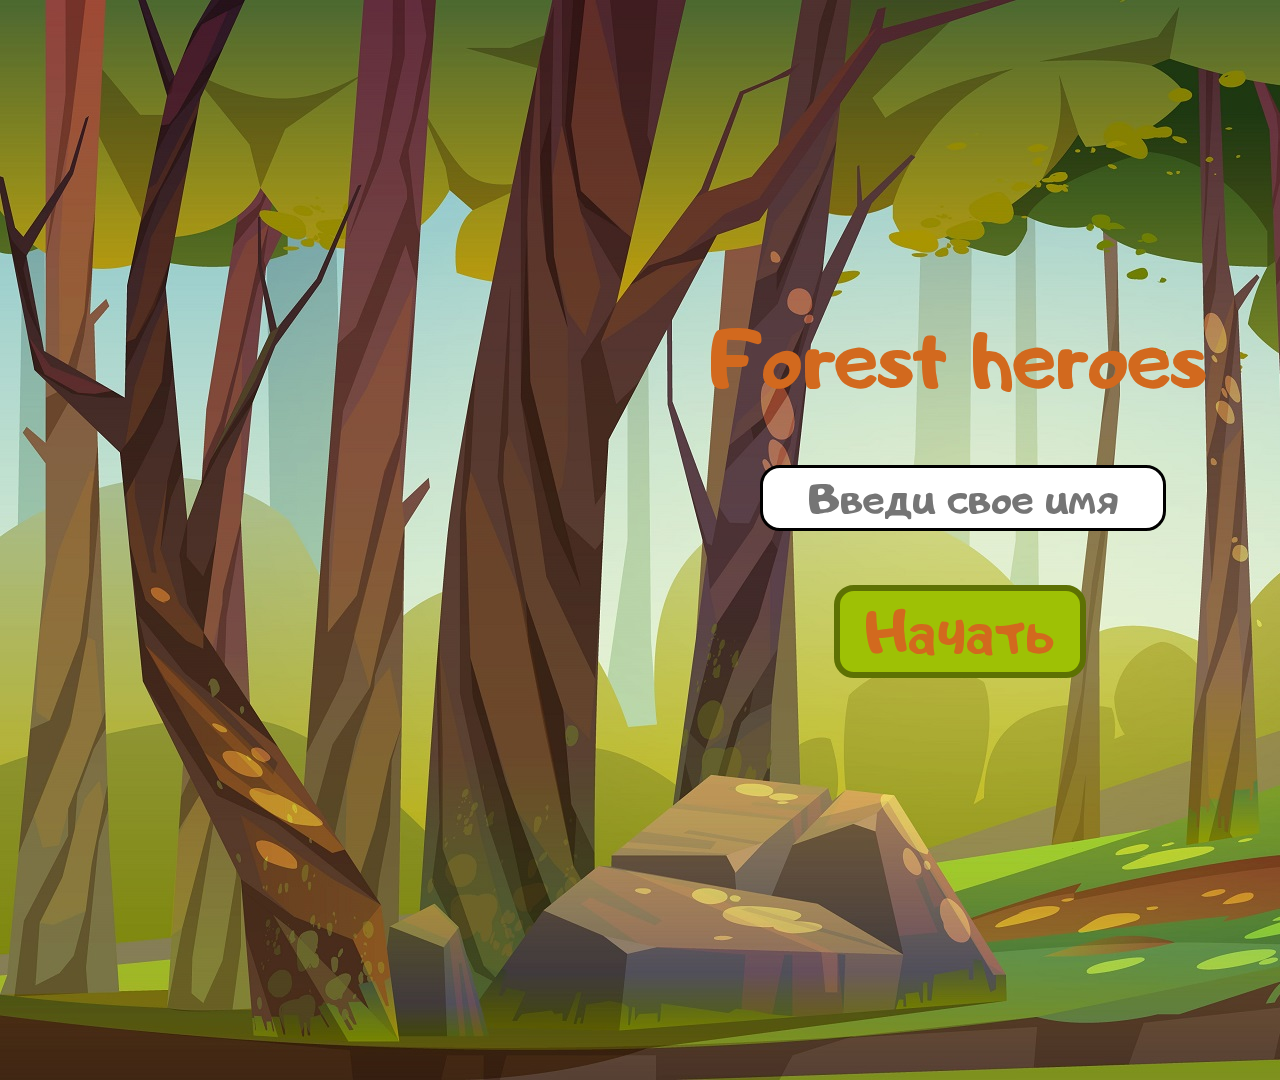
<file: index.html>
<!DOCTYPE html>
<html lang="en">
<head>
    <meta charset="UTF-8">
    <meta http-equiv="X-UA-Compatible" content="IE=edge">
    <meta name="viewport" content="width=device-width, initial-scale=1.0">
    <meta name="yandex-verification" content="a2abc582cf3591dd" />
    <title>Document</title>
    <link rel="stylesheet" href="style.css">
</head>
    <!-- Yandex.Metrika counter -->
<script type="text/javascript" >
   (function(m,e,t,r,i,k,a){m[i]=m[i]||function(){(m[i].a=m[i].a||[]).push(arguments)};
   m[i].l=1*new Date();k=e.createElement(t),a=e.getElementsByTagName(t)[0],k.async=1,k.src=r,a.parentNode.insertBefore(k,a)})
   (window, document, "script", "https://mc.yandex.ru/metrika/tag.js", "ym");

   ym(86165418, "init", {
        clickmap:true,
        trackLinks:true,
        accurateTrackBounce:true
   });
</script>
<noscript><div><img src="https://mc.yandex.ru/watch/86165418" style="position:absolute; left:-9999px;" alt="" /></div></noscript>
<!-- /Yandex.Metrika counter -->
<body>
<div class="document">  
    <div class="conteiner"> 
        <div class="menu"> 
            <div class="head">Forest heroes </div>
            
            <div class="name"><input id = 'name'type="text" placeholder="Введи свое имя"></div>
            <div class="button"><a href="menu.html" onclick="getName()"> Начать</a> </div>
        </div>
    </div>
</div>




   <script src="script.js"></script>

</body>
</html>
</file>
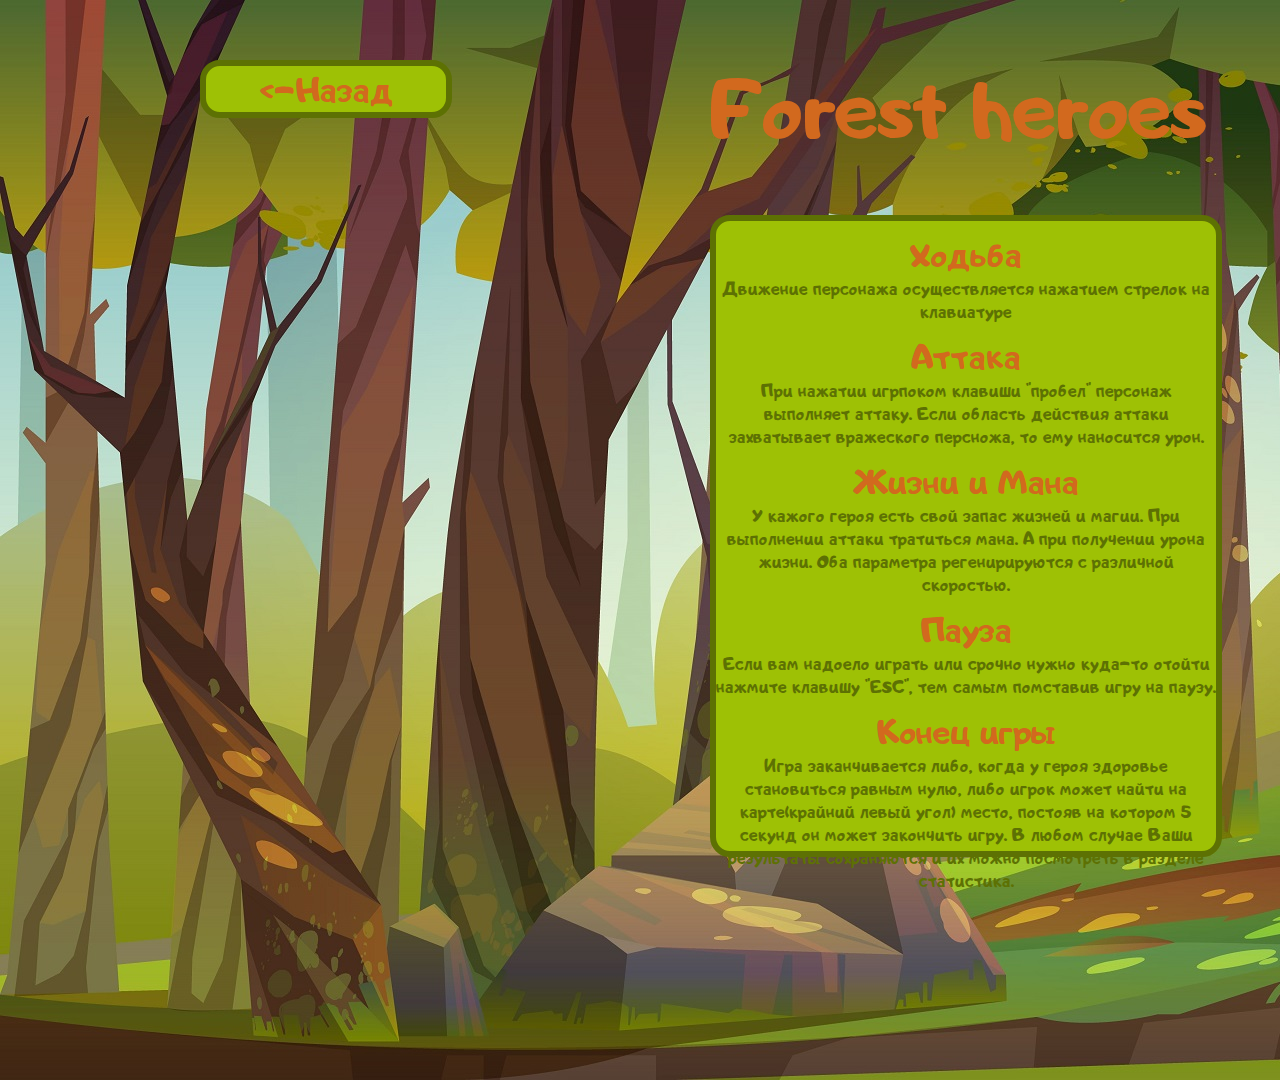
<file: education.html>
<!DOCTYPE html>
<html lang="en">
<head>
    <meta charset="UTF-8">
    <meta http-equiv="X-UA-Compatible" content="IE=edge">
    <meta name="viewport" content="width=device-width, initial-scale=1.0">
    <title>Document</title>
    <link rel="stylesheet" href="education.css">
</head>
<body>
<div class="document">  
    <div class="button" id = 'butBack'><a href="menu.html"><-Назад</a></div>
    <div class="conteiner"> 
        
        <div class="menu"> 
            <div class="head">Forest heroes </div>
        <div class="ed">
            <div class="punk"> Ходьба
                <div class="txt"> Движение персонажа осуществляется нажатием стрелок на клавиатуре</div>
            </div>
            <div class="punk"> Аттака
                <div class="txt"> При нажатии игрпоком клавиши "пробел" персонаж выполняет аттаку. Если область действия аттаки захватывает вражеского персножа, то ему наносится урон.</div>
            </div>
            <div class="punk"> Жизни и Мана
                <div class="txt">У кажого героя есть свой запас жизней и магии. При выполнении аттаки тратиться мана. А при получении урона жизни. Оба параметра регенирируются с различной скоростью.</div>
            </div>
            <div class="punk"> Пауза
                <div class="txt"> Если вам надоело играть или срочно нужно куда-то отойти нажмите клавишу "ESC", тем самым помставив игру на паузу.</div>
            </div>
            <div class="punk"> Конец игры
                <div class="txt">Игра заканчивается либо, когда у героя здоровье становиться равным нулю, либо игрок может найти на карте(крайний левый угол) место, постояв на котором 5 секунд он может закончить игру. В любом случае Ваши результаты сохраняются и их можно посмотреть в разделе статистика.</div>
            </div>
         
    </div>
        
           
        
    </div>
</div>

</div>
</div>



    <script src="education.js"></script>
</body>
</html>
</file>
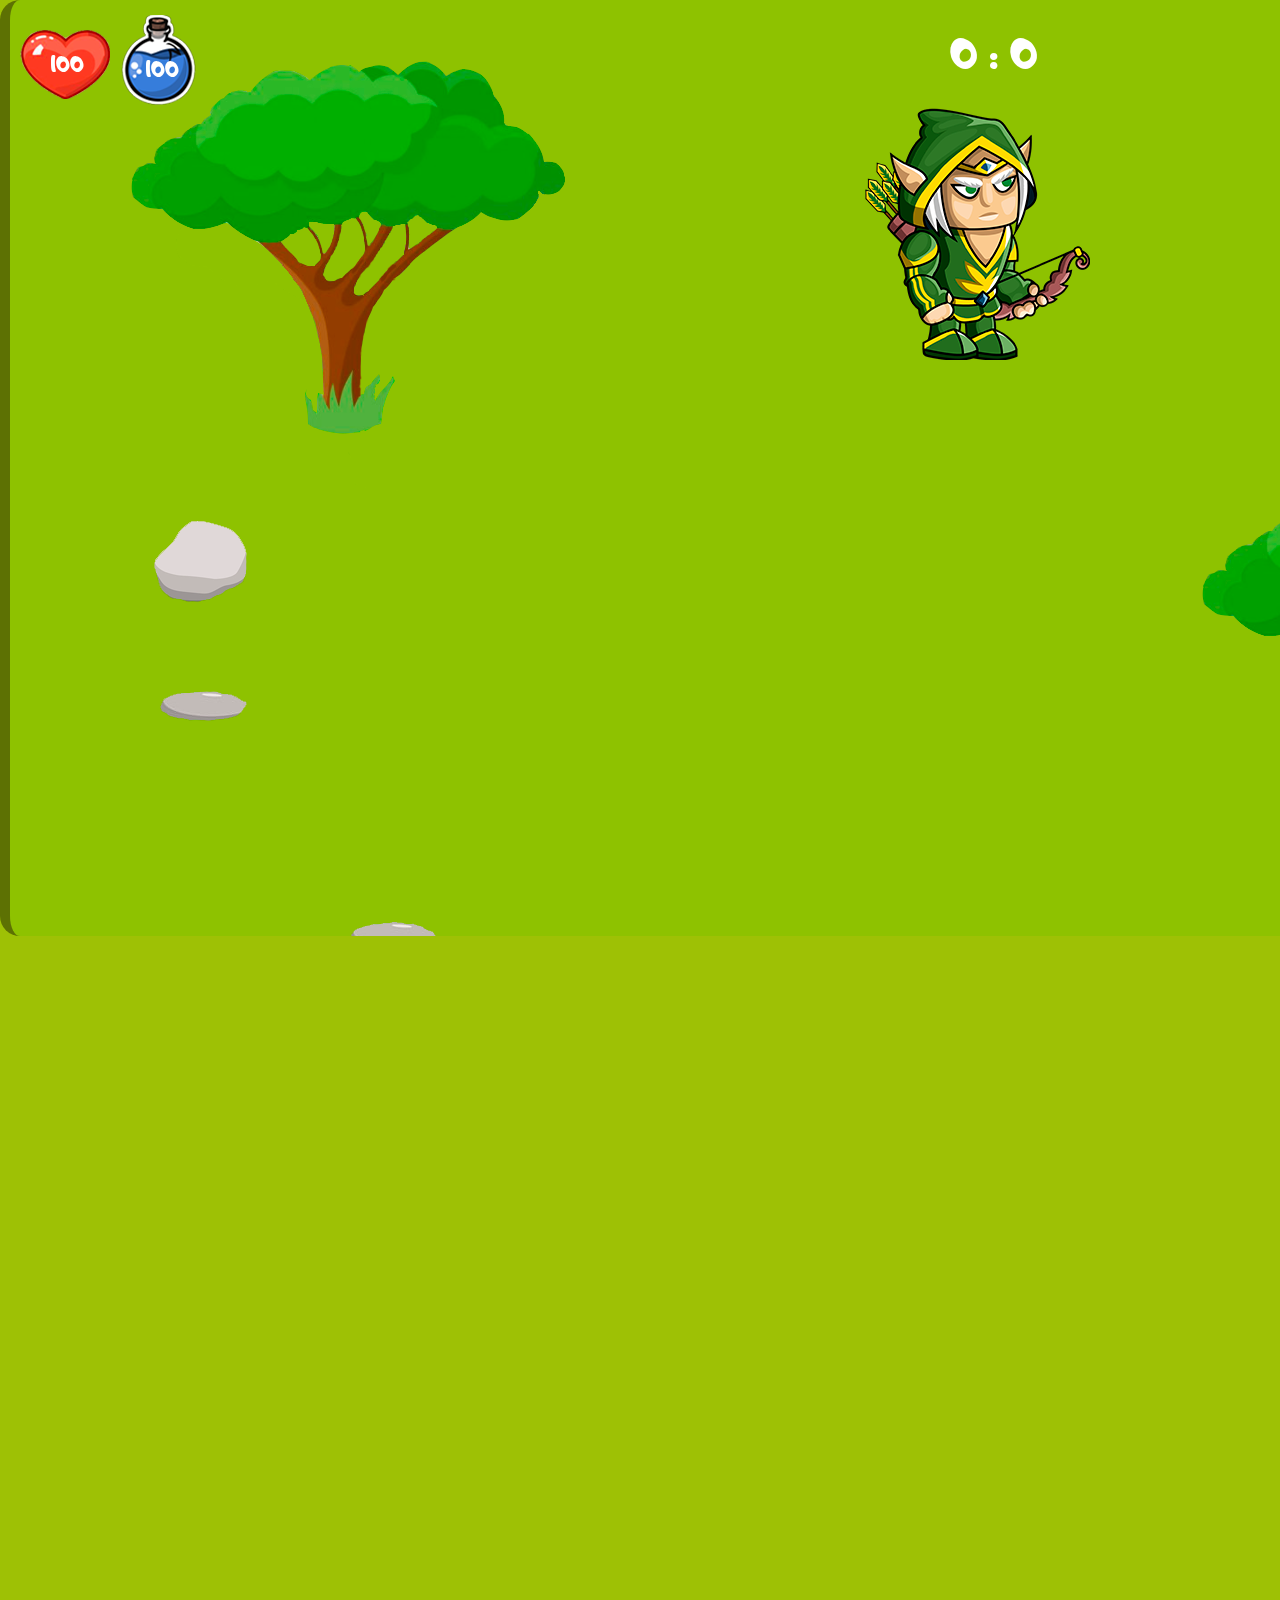
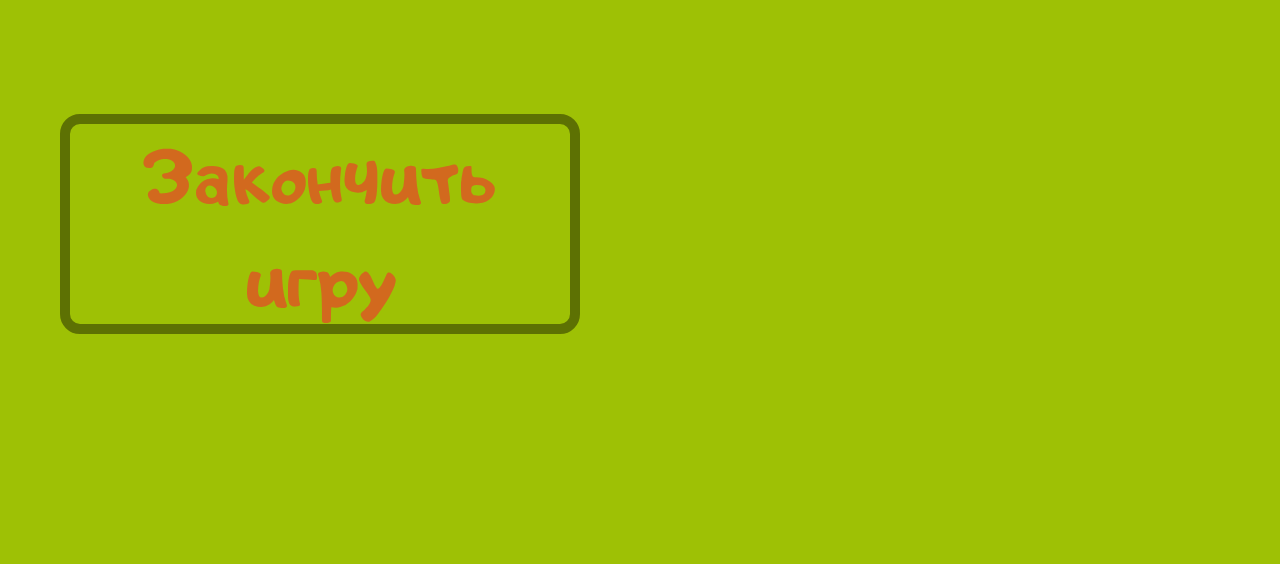
<file: game.html>
<!DOCTYPE html>
<html lang="en">
<head>
    <meta charset="UTF-8">
    <meta http-equiv="X-UA-Compatible" content="IE=edge">
    <meta name="viewport" content="width=device-width, initial-scale=1.0">
    <title>Document</title>
    <link rel="stylesheet" href="game.css">
</head>
<body>
 <div id="document">
  
    <img  id="heart" src="heart.png">
    
        <div id="HP"></div>
        <img  id="mana" src="mana.png">
        <div id="MP"></div>
        <div id='timer'></div>
        <div id = 'scoregame'></div>
        <div  id = 'pause'> 
            <div id = 'pauseHead'>Пауза</div>
            <div>Нажмите Esc, чтобы продолжить</div>
        </div>
        <div id = 'GameOver' >
            <div class="GOtxt"> Игра закончена</div>
            <div id= 'time'> Время: </div>
            <div id = "SC">Ваш счет:</div>
            
            <div class="button"><a href="play.html">Назад</a> </div>
        </div>
        <canvas id="myCanvas" width="1920" height="2160">
            
        </canvas>
    <div id = 'end'> Закончить игру</div>
       
        
    </div>
    

 </div>
    
    




    <script src = 'game.js'></script>
</body>
</html>
</file>
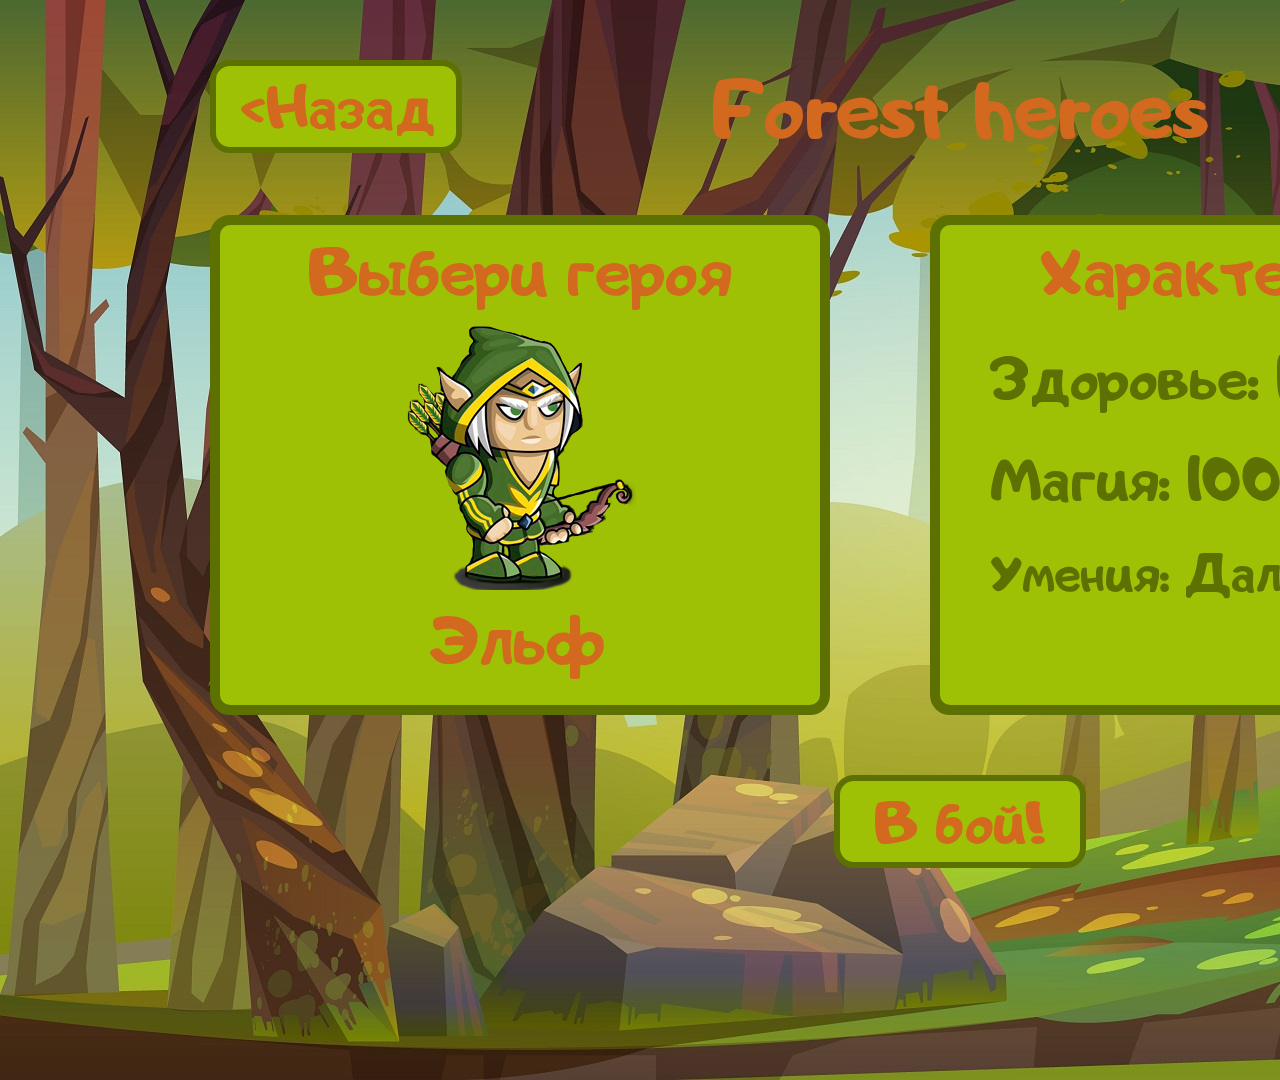
<file: play.html>
<!DOCTYPE html>
<html lang="en">
<head>
    <meta charset="UTF-8">
    <meta http-equiv="X-UA-Compatible" content="IE=edge">
    <meta name="viewport" content="width=device-width, initial-scale=1.0">
    <title>Document</title>
    <link rel="stylesheet" href="play.css">
</head>
<body>
<div class="document">  
    <div class="conteiner"> 
        <div class="button" id="butBack"><a href="menu.html"> <Назад </a> </div>
           <div class="head">Forest heroes </div>
           <div class="chooseChar">
               <div class="choose">
                   <div class ="hertxt">Выбери героя</div>
                    <div id='imageHero'></div>
                    <div id='nameHero'></div>
               </div>
               <div class="characteristic">
                 <div class = "hertxt"> Характеристики</div>  
                 <div class="herochar" id="herocharHP">  </div>
                 <div class="herochar" id="herocharMP"> </div>
                 <div class="herochar" id="herocharSP"> </div>
                 

               </div>
            </div>
            <div class="button"><a href="GAME.html"> В бой!</a> </div>
    </div>
</div>




    <script src="play.js"></script>
</body>
</html>
</file>
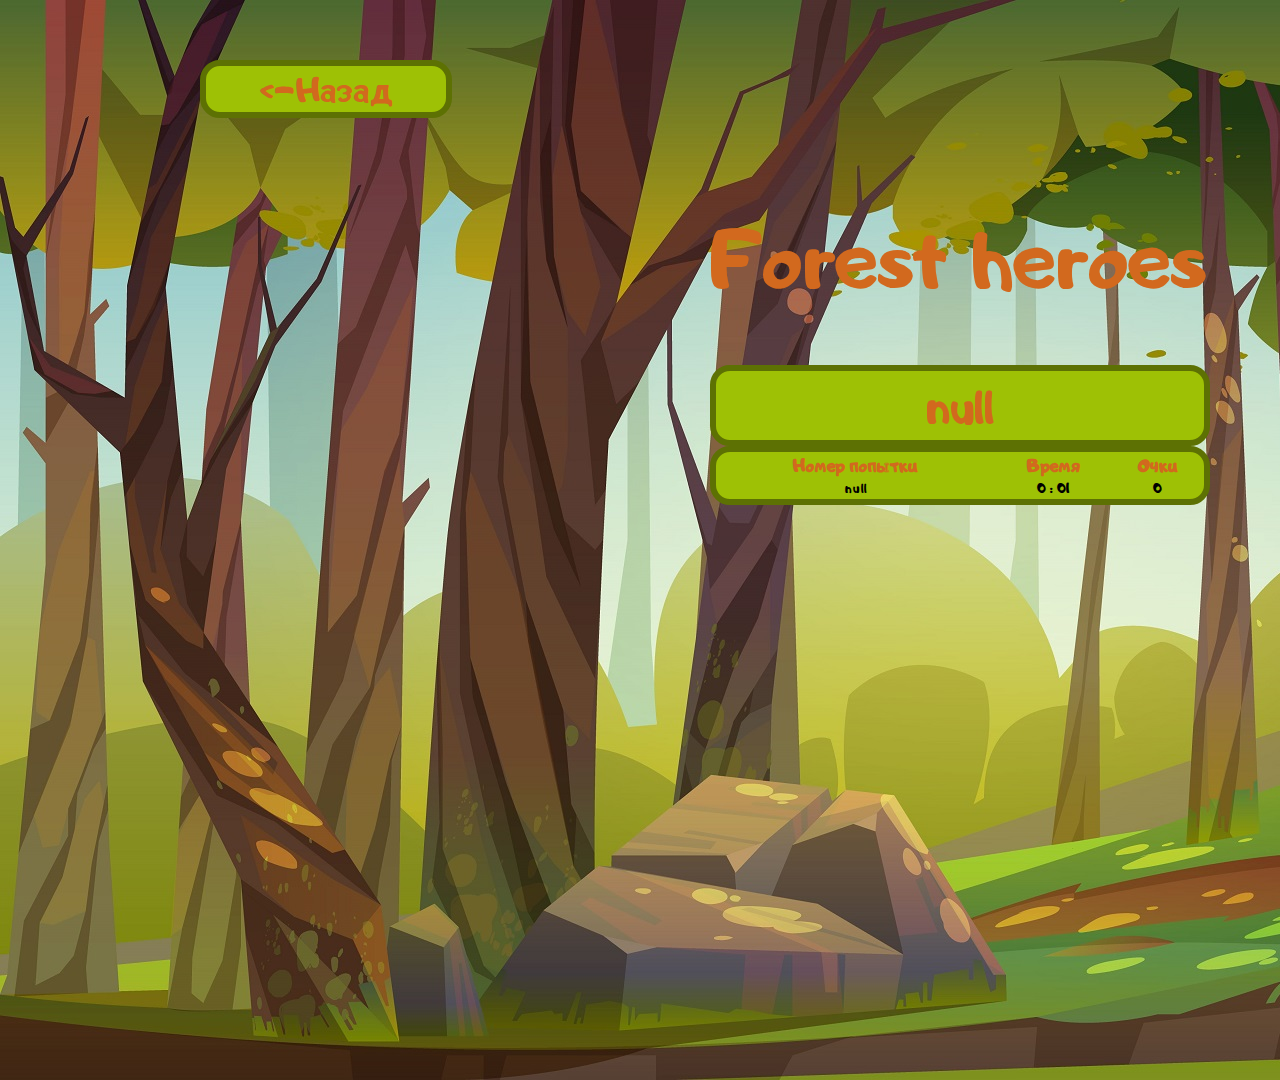
<file: statistic.html>
<!DOCTYPE html>
<html lang="en">
<head>
    <meta charset="UTF-8">
    <meta http-equiv="X-UA-Compatible" content="IE=edge">
    <meta name="viewport" content="width=device-width, initial-scale=1.0">
    <title>Document</title>
    <link rel="stylesheet" href="staristic.css">
</head>
<body>
<div class="document">  
    <div class="button" id = 'butBack'><a href="menu.html"><-Назад</a></div>
    <div class="conteiner"> 
        <div class="menu"> 
            <div class="head">Forest heroes </div>
            <div id="name"></div>
            <table id ='statTable'> 
                <tbody>
                    <tr>
                        <th>Номер попытки</th>
                        <th> Время</th> 
                        <th> Очки</th>
                    </tr>
                  
                </tbody>
             
               
            </table>
           
        </div>
    </div>
</div>




    <script src="staristic.js"></script>
</body>
</html>
</file>
<file: style.css>
*{
    margin: 0px;
    padding: 0px;
}
body{
    overflow: hidden;
}
.document{
    background-image: url(mainBackgraund.jpg);
    background-repeat: no-repeat;
    height: 1080px;
    width: 1920px;
}
.conteiner{
    width: 500px;
    height: 300px;

    padding-top: 300px;
    margin-left: auto;
    margin-right: auto;
  
}
.menu{
  
    border-radius: 20px;
   
    height: 400px;
}
.head{
  font-size: 100px;
  font-family:'Adigiana_2';
  color: chocolate;
   margin-bottom: 50px;

}
.enterName{
    width: 400px;
    height: 100px;
    margin-left: auto;
    margin-right: auto;
    font-size: 50px;
    text-align: center;
}
.name {
    width: 400px;
    height: 60px;
    margin-left: auto;
    margin-right: auto;
}
.menu input{
    width: 400px;
    border-radius: 20px;
    height: 60px;
    font-size: 50px;
    color: gray;
    text-align: center;
    outline: none;
    border:solid  black;
    font-family:'Adigiana_2';
    
}
.button{
    width: 240px;
    font-size: 70px;
    
    margin-left: auto;
    margin-right: auto;
    text-align: center;
   border: 6px solid rgb(93, 113, 3);
    border-radius: 20px;
    background-color: rgb(158, 193, 5);
    margin-top: 60px;
    

}
.button a {
    text-decoration: none;
    color:chocolate;
    font-family:'Adigiana_2';
    padding-left: 25px;
    padding-right: 25px;
}
.button:hover{
    box-shadow:2px 2px 4px 2px chocolate;
}


@font-face {
    font-family: 'Adigiana_2';
    src: url("Adigiana_2.ttf");
  }
</file>
<file: education.css>
*{
    margin: 0px;
    padding: 0px;
}
body{
    overflow: hidden;
}
.document{
    background-image: url(mainBackgraund.jpg);
    background-repeat: no-repeat;
    height: 1080px;
    width: 1920px;
}
.conteiner{
    width: 500px;
    height: 300px;
    padding-top: 50px;
    margin-left: auto;
    margin-right: auto;
  
}

.head{
  font-size: 100px;
  font-family:'Adigiana_2';
  color: chocolate;
  margin-bottom: 50px;

}


#butBack{
    position:absolute;
    top: 0;
    left: 200px;
}

.button{
    width: 240px;
    font-size: 40px;
    color: chocolate;
    margin-left: auto;
    margin-right: auto;
    text-align: center;
   border: 6px solid rgb(93, 113, 3);
    border-radius: 20px;
    background-color: rgb(158, 193, 5);
    margin-top: 60px;
    font-family:'Adigiana_2';
}
.button a {
    text-decoration: none;
    color:chocolate;
    font-family:'Adigiana_2';
    padding-left: 25px;
    padding-right: 25px;
}
.button:hover{
    box-shadow:2px 2px 4px 2px chocolate;
}
.ed{
    width: 500px;
    height: 630px;
    border: 6px solid rgb(93, 113, 3);
    border-radius: 20px;
    background-color: rgb(158, 193, 5);
    font-family:'Adigiana_2';
}
.punk{
    margin-top: 10px;
    text-align: center;
    font-size: 40px;
    font-family:'Adigiana_2';
    color: chocolate
}
.txt{
    text-align: center;
    font-size: 20px;
    font-family:'Adigiana_2';
    color: rgb(93, 113, 3);
}


@font-face {
    font-family: 'Adigiana_2';
    src: url("Adigiana_2.ttf");
  }
</file>
<file: game.css>
*{
    margin: 0px;
    padding: 0px;
}

body{
    overflow: hidden;
    background-color: rgb(158, 193, 5);
    width: 1660px;
}
#document{
    background-image: url(fon2.png);
    border-left: 10px solid rgb(93, 113, 3);
    border-right: 10px solid rgb(93, 113, 3);
    border-radius: 20px;
    height: 936px;
    width: 1900px;
}
#heart {
   position:absolute;
   top: 30px;
   left: 20px;
}
#HP{
    position: absolute;
    top: 50px;
    left: 50px;
    font-size: 25px;
    font-family:'Adigiana_2';
    color: white;
}
#mana {
    position:absolute;
    top: 15px;
    left: 120px;
 }
 #MP{
     position: absolute;
     top: 55px;
     left: 145px;
     font-size: 25px;
     font-family:'Adigiana_2';
     color: white;
 }
 #timer{
     position:absolute;
     top: 25px;
     left: 950px;
     font-size: 50px;
     font-family:'Adigiana_2' ;
     color: #fff;

 }
 #pause{
     display: none;
     width: 650px;
     height: 250px;
     font-family:'Adigiana_2';
     font-size: 60px;
     background-color: rgb(158, 193, 5);
     position: absolute;
     top: 200px;
     left: 600px;
     text-align: center;
     border: 10px solid rgb(93, 113, 3);
     border-radius: 20px;
     color: chocolate;
 }
 #pauseHead {
     font-size: 90px;
 }
 #GameOver {
     display: none;
     width: 650px;
     height: 400px;
     position: absolute;
     top: 200px;
     left: 600px;
     border: 10px solid rgb(93, 113, 3);
     border-radius: 20px;
     color: chocolate;
     background-color: rgb(158, 193, 5);
     text-align: center;
     font-family:'Adigiana_2';
 }
 .GOtxt{
     margin-top: 40px;
     font-size: 100px;
 }
 .button{
     margin-top: 20px;
    width: 240px;
    margin-left: auto;
    margin-right: auto;
    font-size: 60px;
    text-align: center;
    border: 7px solid rgb(93, 113, 3);
    border-radius: 20px;
    background-color: rgb(158, 193, 5);
 }
 .button a {
    text-decoration: none;
    color:chocolate;
    font-family:'Adigiana_2';
   
 }
 .button:hover{
    box-shadow:2px 2px 4px 2px chocolate;
}
 #SC {
     font-size: 60px;
 }
 #time{
     font-size: 60px;
 }
 #scoregame {
    position:absolute;
    top: 25px;
    left: 1650px;
    font-size: 50px;
    font-family:'Adigiana_2' ;
    color: #fff;
 }
 #end{
     width: 500px;
     height: 200px;
     margin-left: 50px;
     
     margin-top: -450px;
     border: 10px solid rgb(93, 113, 3);
     border-radius: 20px;
     font-size: 89px;
     color: chocolate;
     background-color: rgb(158, 193, 5);
     text-align: center;
     font-family:'Adigiana_2';
 }

@font-face {
    font-family: 'Adigiana_2';
    src: url("Adigiana_2.ttf");
  }
</file>
<file: play.css>
*{
    margin: 0px;
    padding: 0px;
}
body{
    overflow: hidden;
}
.document{
    background-image: url(mainBackgraund.jpg);
    background-repeat: no-repeat;
    height: 1080px;
    width: 1920px;
}
.conteiner{
    width: 1500px;
    padding-top: 50px;
    margin-left: auto;
    margin-right: auto;
  
}

.head{
    text-align: center;
  font-size: 100px;
  font-family:'Adigiana_2';
  color: chocolate;
   margin-bottom: 50px;
}

.chooseChar{
    display: flex;
    width: 1500px;
    height: 500px;
    margin-left: auto;
    margin-right: auto;
    
}
.choose{
    width: 600px;
    border-radius: 20px;
    border: 10px solid rgb(93, 113, 3);
    background-color: rgb(158, 193, 5);
    display: flex;
    flex-direction: column;
}
.characteristic{
    margin-left: 100px;
    width: 700px;
    border-radius: 20px;
    border: 10px solid rgb(93, 113, 3);
    background-color: rgb(158, 193, 5);
}
.hertxt{
    text-align: center;
    font-size: 80px;
    font-family:'Adigiana_2';
    color: chocolate;
}
#imageHero{
    width: 234px;
    margin-left: auto;
    margin-right: auto;

}
#nameHero{
  
    font-size: 80px;
    font-family:'Adigiana_2';
    color: chocolate;
    width: 180px;
    margin-left: auto;
    margin-right: auto;
}
.herochar{
    margin-top: 20px;
    width: 600px;
    margin-left: 50px;
    font-size: 70px;
    color: rgb(93, 113, 3);
    font-family:'Adigiana_2';
}

    #heart{
        position:absolute;
        top:350px;
    }
    #mana{
        position:absolute;
        top:430px;
    }
 


.button{
    width: 240px;
    font-size: 70px;
    
    margin-left: auto;
    margin-right: auto;
    text-align: center;
    border: 6px solid rgb(93, 113, 3);
    border-radius: 20px;
    background-color: rgb(158, 193, 5);
    margin-top: 60px;
}
.button a {
    text-decoration: none;
    color:chocolate;
    font-family:'Adigiana_2';
    padding-left: 25px;
    padding-right: 25px;
}
.button:hover{
    box-shadow:2px 2px 4px 2px chocolate;
}
#butBack{
    position: absolute;
    top: 0;
}
#herocharSP{
    font-size: 60px;
}


@font-face {
    font-family: 'Adigiana_2';
    src: url("Adigiana_2.ttf");
  }
</file>
<file: staristic.css>
*{
    margin: 0px;
    padding: 0px;
}
body{
    overflow: hidden;
}
.document{
    background-image: url(mainBackgraund.jpg);
    background-repeat: no-repeat;
    height: 1080px;
    width: 1920px;
}
.conteiner{
    width: 500px;
    height: 300px;
    padding-top: 200px;
    margin-left: auto;
    margin-right: auto;
  
}
.menu{
    border-radius: 20px;
    height: 400px;
}
.head{
  font-size: 100px;
  font-family:'Adigiana_2';
  color: chocolate;
   margin-bottom: 50px;

}
#name{
    width: auto;
    margin-left: auto;
    margin-right: auto;
    text-align: center;
   border: 6px solid rgb(93, 113, 3);
    border-radius: 20px;
    background-color: rgb(158, 193, 5);
    font-size: 60px;
    font-family:'Adigiana_2';
    color: chocolate;
}
table{
    width: 500px;
     border: 6px solid rgb(93, 113, 3);
     border-radius: 20px;
     background-color: rgb(158, 193, 5);
}
th{
    color: chocolate;
    font-family:'Adigiana_2';
    font-size: 20px;
}
td{
    text-align: center;
   
    font-family:'Adigiana_2';
}
#butBack{
    position: absolute;
    top: 0;
   left: 200px;
}

.button{
    width: 240px;
    font-size: 40px;
    color: chocolate;
    margin-left: auto;
    margin-right: auto;
    text-align: center;
   border: 6px solid rgb(93, 113, 3);
    border-radius: 20px;
    background-color: rgb(158, 193, 5);
    margin-top: 60px;
    font-family:'Adigiana_2';
}
.button a {
    text-decoration: none;
    color:chocolate;
    font-family:'Adigiana_2';
    padding-left: 25px;
    padding-right: 25px;
}
.button:hover{
    box-shadow:2px 2px 4px 2px chocolate;
}


@font-face {
    font-family: 'Adigiana_2';
    src: url("Adigiana_2.ttf");
  }
</file>
